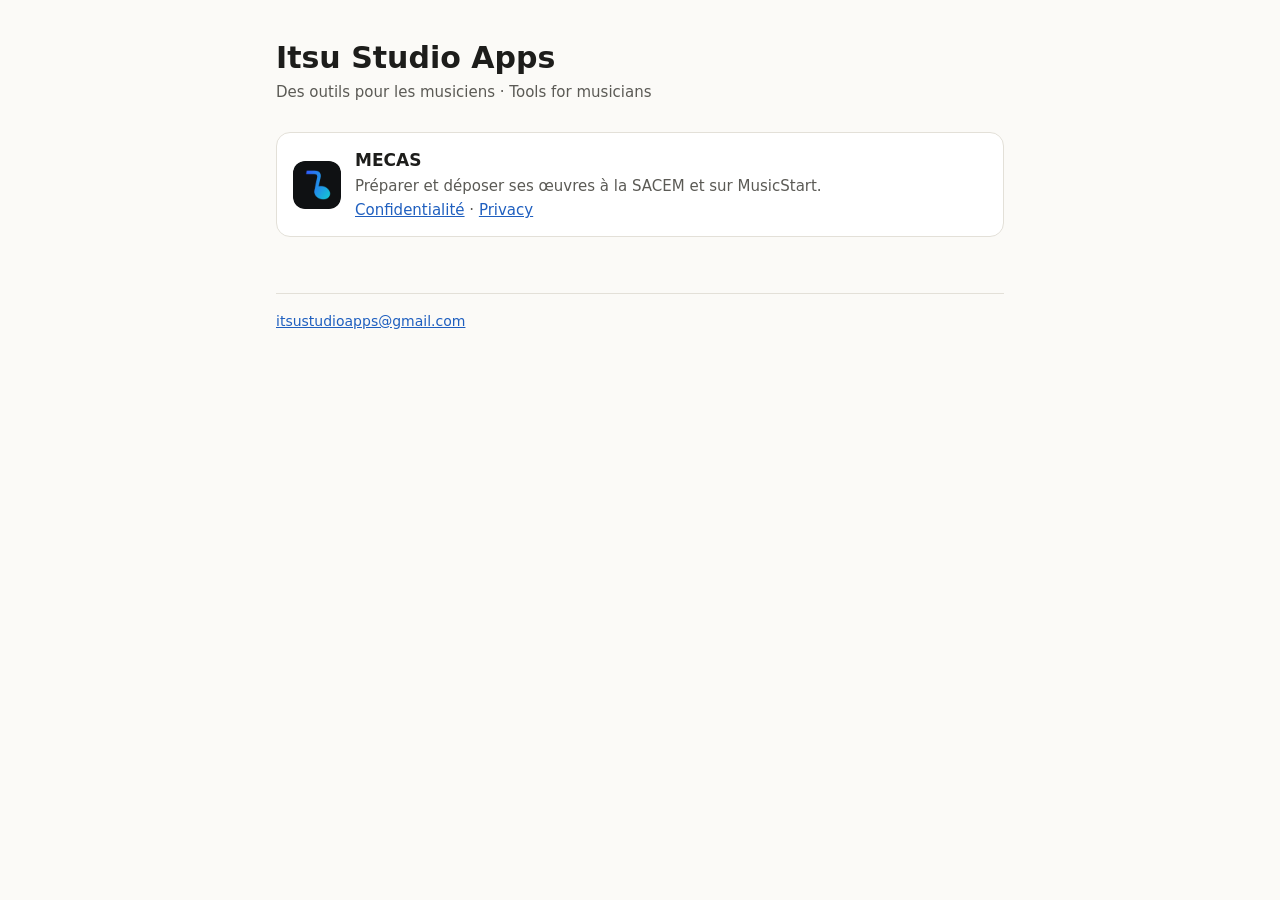
<file: index.html>
<!doctype html>
<html lang="fr">
<head>
<meta charset="utf-8">
<meta name="viewport" content="width=device-width, initial-scale=1">
<title>Itsu Studio Apps</title>
<link rel="stylesheet" href="assets/page.css">
</head>
<body>
<main>
<h1>Itsu Studio Apps</h1>
<p class="meta">Des outils pour les musiciens · Tools for musicians</p>
<ul class="apps">
  <li>
    <img src="mecas/icon.png" alt="">
    <div>
      <div class="t">MECAS</div>
      <div class="d">Préparer et déposer ses œuvres à la SACEM et sur MusicStart.</div>
      <div class="d"><a href="mecas/confidentialite.html">Confidentialité</a> · <a href="mecas/privacy.html">Privacy</a></div>
    </div>
  </li>
</ul>
<footer><a href="mailto:itsustudioapps@gmail.com">itsustudioapps@gmail.com</a></footer>
</main>
</body>
</html>
</file>
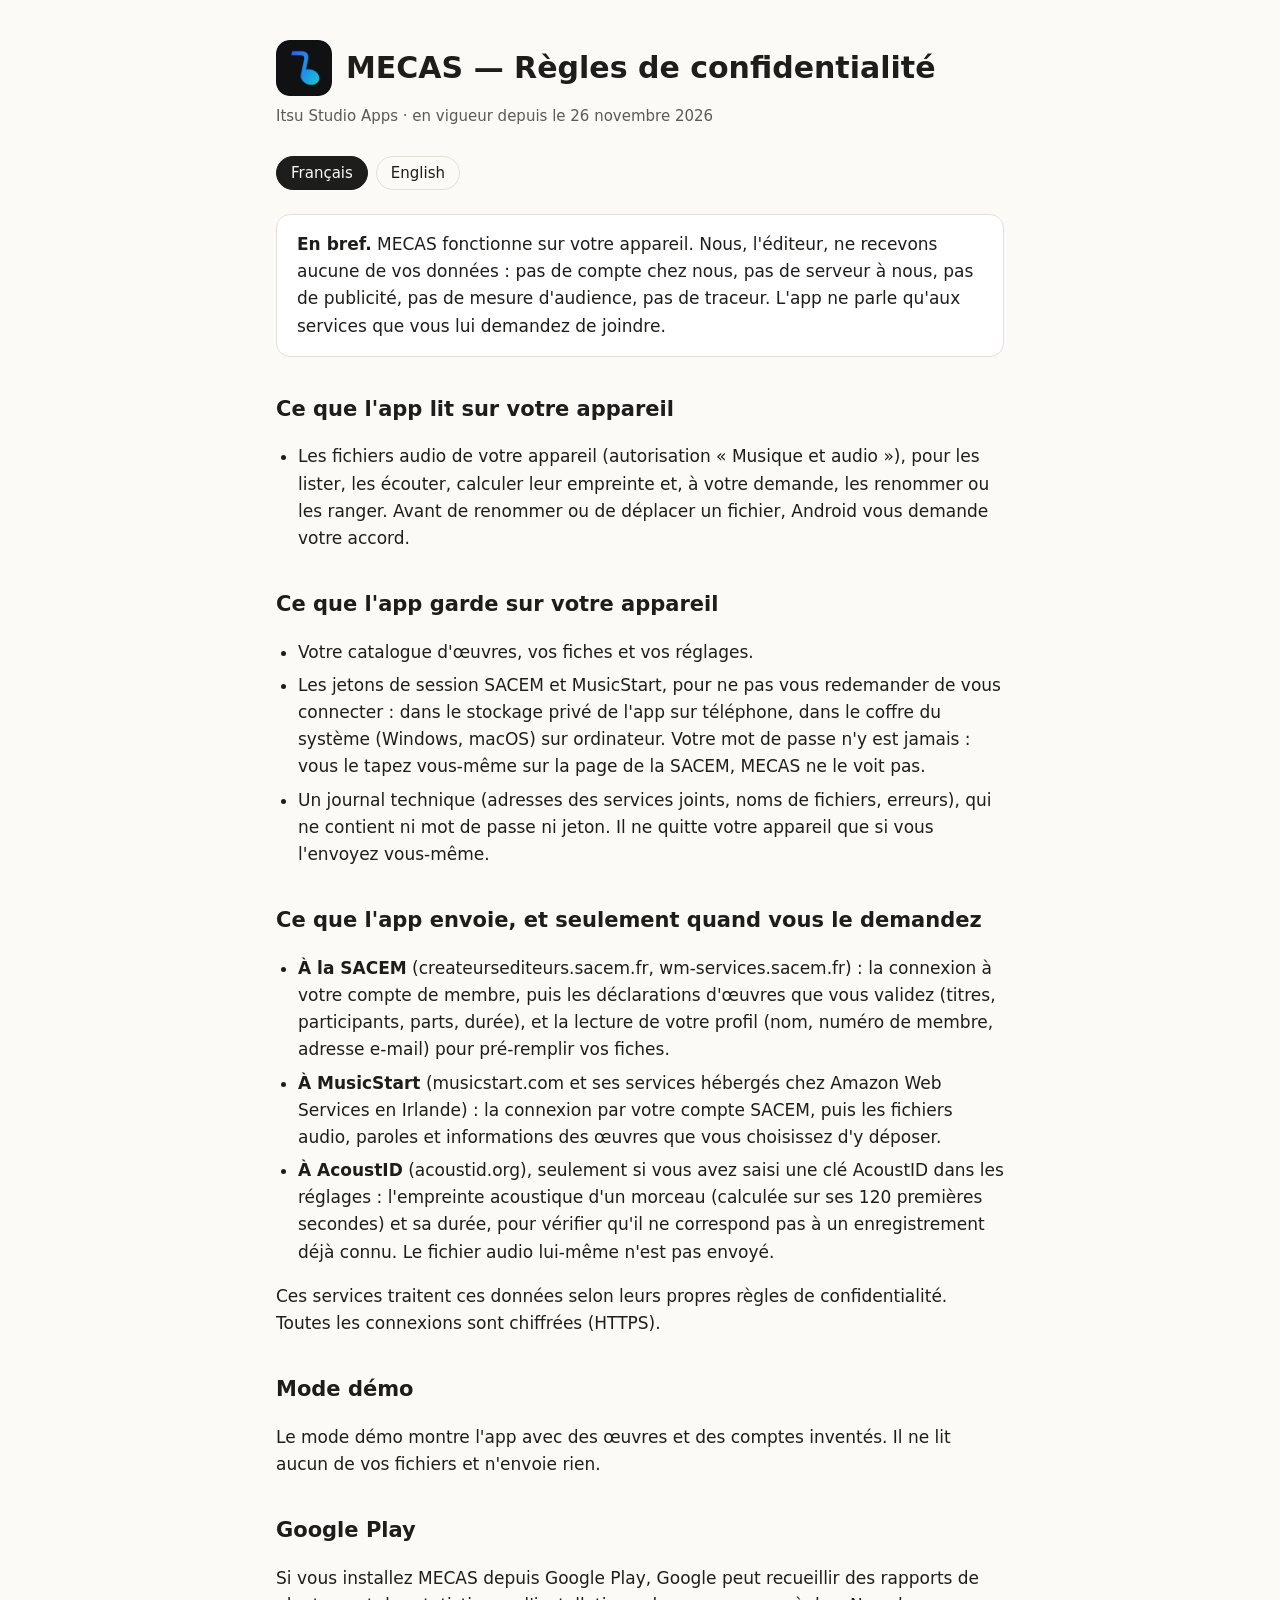
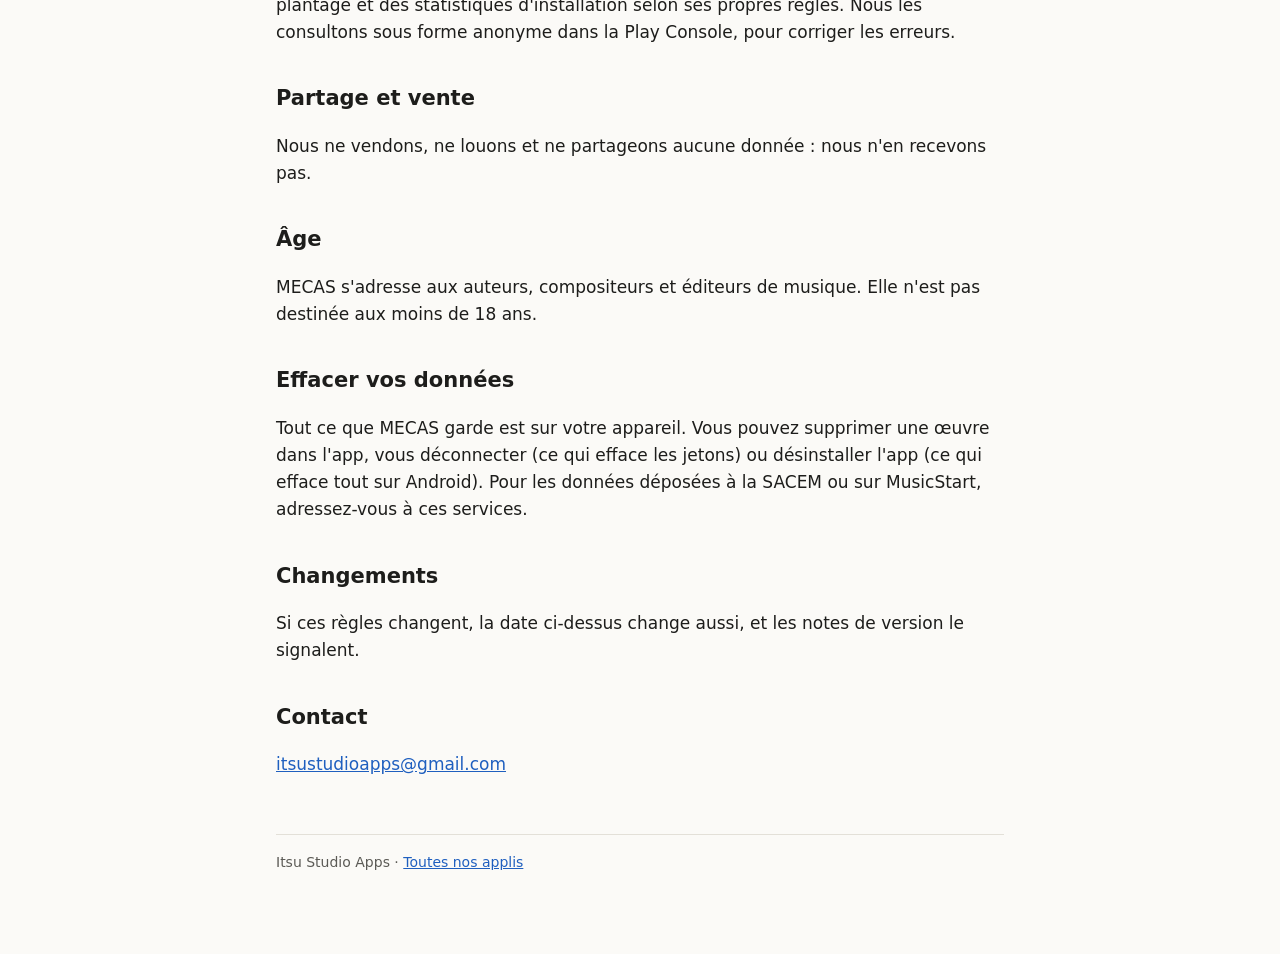
<file: mecas/confidentialite.html>
<!doctype html>
<html lang="fr">
<head>
<meta charset="utf-8">
<meta name="viewport" content="width=device-width, initial-scale=1">
<title>MECAS — Règles de confidentialité</title>
<link rel="stylesheet" href="../assets/page.css">
<link rel="icon" href="icon.png">
</head>
<body>
<main>
<header class="top">
  <img src="icon.png" alt="">
  <h1>MECAS — Règles de confidentialité</h1>
</header>
<p class="meta">Itsu Studio Apps · en vigueur depuis le 26 novembre 2026</p>
<nav class="lang"><a href="confidentialite.html" aria-current="true">Français</a><a href="privacy.html">English</a></nav>

<div class="short"><p><strong>En bref.</strong> MECAS fonctionne sur votre appareil. Nous, l'éditeur, ne recevons
aucune de vos données : pas de compte chez nous, pas de serveur à nous, pas de publicité, pas de mesure
d'audience, pas de traceur. L'app ne parle qu'aux services que vous lui demandez de joindre.</p></div>

<h2>Ce que l'app lit sur votre appareil</h2>
<ul>
  <li>Les fichiers audio de votre appareil (autorisation « Musique et audio »), pour les lister, les écouter,
    calculer leur empreinte et, à votre demande, les renommer ou les ranger. Avant de renommer ou de
    déplacer un fichier, Android vous demande votre accord.</li>
</ul>

<h2>Ce que l'app garde sur votre appareil</h2>
<ul>
  <li>Votre catalogue d'œuvres, vos fiches et vos réglages.</li>
  <li>Les jetons de session SACEM et MusicStart, pour ne pas vous redemander de vous connecter : dans le
    stockage privé de l'app sur téléphone, dans le coffre du système (Windows, macOS) sur ordinateur.
    Votre mot de passe n'y est jamais : vous le tapez vous-même sur la page de la SACEM, MECAS ne le voit pas.</li>
  <li>Un journal technique (adresses des services joints, noms de fichiers, erreurs), qui ne contient ni mot
    de passe ni jeton. Il ne quitte votre appareil que si vous l'envoyez vous-même.</li>
</ul>

<h2>Ce que l'app envoie, et seulement quand vous le demandez</h2>
<ul>
  <li><strong>À la SACEM</strong> (createursediteurs.sacem.fr, wm-services.sacem.fr) : la connexion à votre
    compte de membre, puis les déclarations d'œuvres que vous validez (titres, participants, parts, durée),
    et la lecture de votre profil (nom, numéro de membre, adresse e-mail) pour pré-remplir vos fiches.</li>
  <li><strong>À MusicStart</strong> (musicstart.com et ses services hébergés chez Amazon Web Services en
    Irlande) : la connexion par votre compte SACEM, puis les fichiers audio, paroles et informations des
    œuvres que vous choisissez d'y déposer.</li>
  <li><strong>À AcoustID</strong> (acoustid.org), seulement si vous avez saisi une clé AcoustID dans les
    réglages : l'empreinte acoustique d'un morceau (calculée sur ses 120 premières secondes) et sa durée,
    pour vérifier qu'il ne correspond pas à un enregistrement déjà connu. Le fichier audio lui-même n'est
    pas envoyé.</li>
</ul>
<p>Ces services traitent ces données selon leurs propres règles de confidentialité. Toutes les connexions
sont chiffrées (HTTPS).</p>

<h2>Mode démo</h2>
<p>Le mode démo montre l'app avec des œuvres et des comptes inventés. Il ne lit aucun de vos fichiers et
n'envoie rien.</p>

<h2>Google Play</h2>
<p>Si vous installez MECAS depuis Google Play, Google peut recueillir des rapports de plantage et des
statistiques d'installation selon ses propres règles. Nous les consultons sous forme anonyme dans la Play
Console, pour corriger les erreurs.</p>

<h2>Partage et vente</h2>
<p>Nous ne vendons, ne louons et ne partageons aucune donnée : nous n'en recevons pas.</p>

<h2>Âge</h2>
<p>MECAS s'adresse aux auteurs, compositeurs et éditeurs de musique. Elle n'est pas destinée aux moins de
18 ans.</p>

<h2>Effacer vos données</h2>
<p>Tout ce que MECAS garde est sur votre appareil. Vous pouvez supprimer une œuvre dans l'app, vous
déconnecter (ce qui efface les jetons) ou désinstaller l'app (ce qui efface tout sur Android). Pour les
données déposées à la SACEM ou sur MusicStart, adressez-vous à ces services.</p>

<h2>Changements</h2>
<p>Si ces règles changent, la date ci-dessus change aussi, et les notes de version le signalent.</p>

<h2>Contact</h2>
<p><a href="mailto:itsustudioapps@gmail.com">itsustudioapps@gmail.com</a></p>

<footer>Itsu Studio Apps · <a href="../">Toutes nos applis</a></footer>
</main>
</body>
</html>
</file>
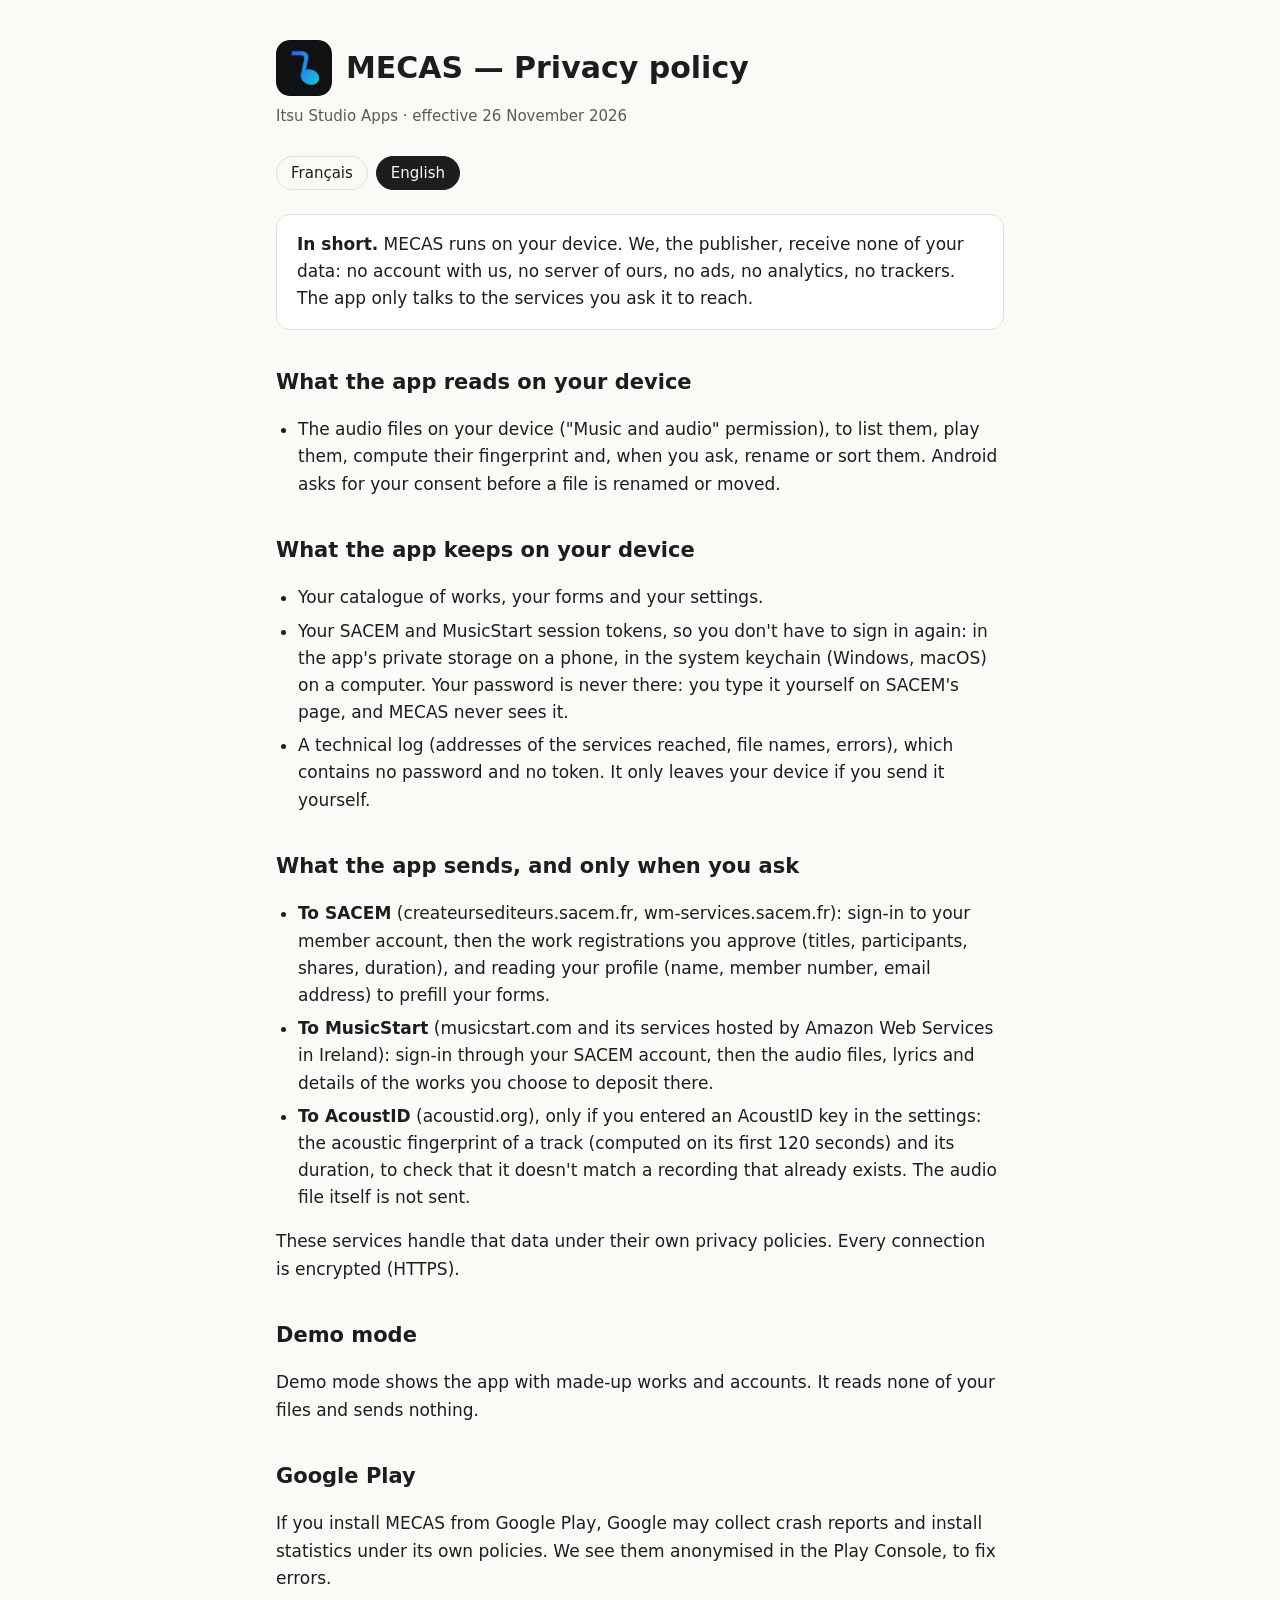
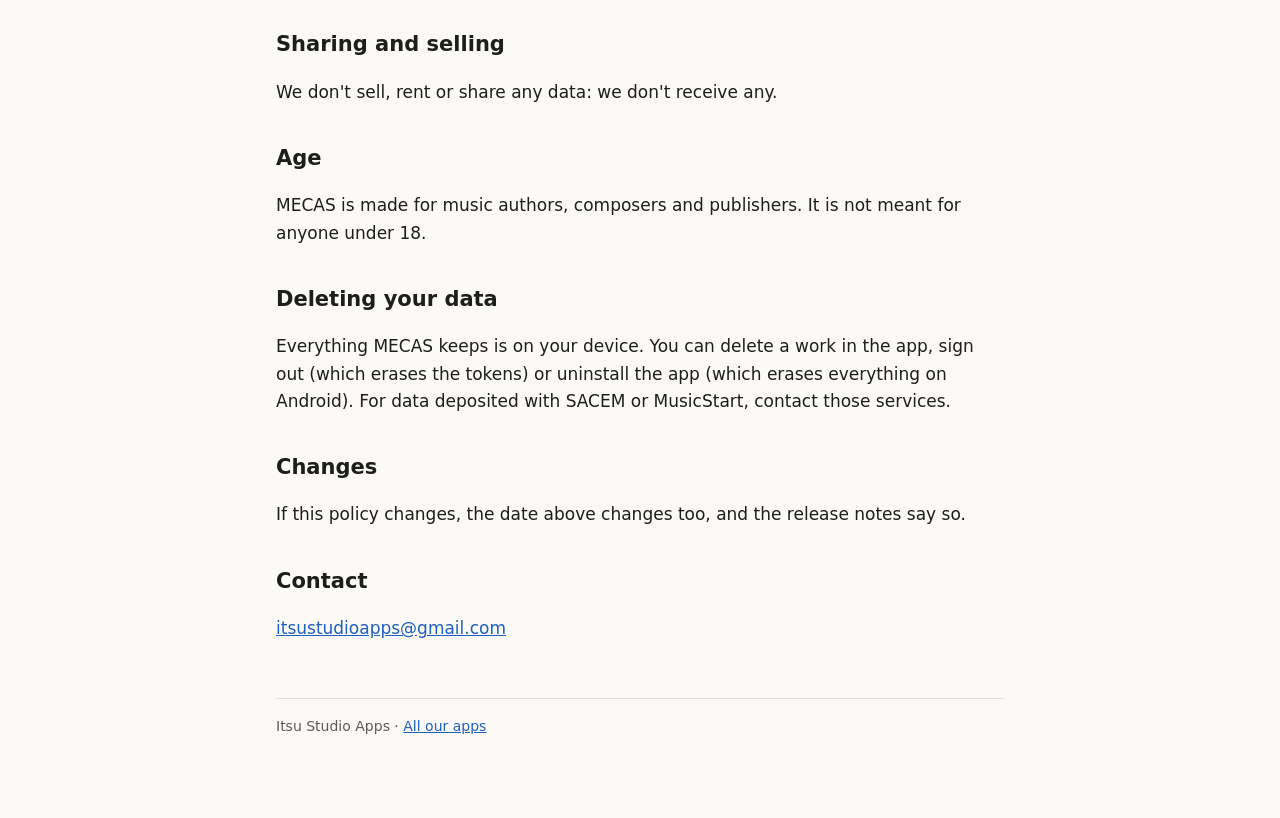
<file: mecas/privacy.html>
<!doctype html>
<html lang="en">
<head>
<meta charset="utf-8">
<meta name="viewport" content="width=device-width, initial-scale=1">
<title>MECAS — Privacy policy</title>
<link rel="stylesheet" href="../assets/page.css">
<link rel="icon" href="icon.png">
</head>
<body>
<main>
<header class="top">
  <img src="icon.png" alt="">
  <h1>MECAS — Privacy policy</h1>
</header>
<p class="meta">Itsu Studio Apps · effective 26 November 2026</p>
<nav class="lang"><a href="confidentialite.html">Français</a><a href="privacy.html" aria-current="true">English</a></nav>

<div class="short"><p><strong>In short.</strong> MECAS runs on your device. We, the publisher, receive none of
your data: no account with us, no server of ours, no ads, no analytics, no trackers. The app only talks to
the services you ask it to reach.</p></div>

<h2>What the app reads on your device</h2>
<ul>
  <li>The audio files on your device ("Music and audio" permission), to list them, play them, compute their
    fingerprint and, when you ask, rename or sort them. Android asks for your consent before a file is
    renamed or moved.</li>
</ul>

<h2>What the app keeps on your device</h2>
<ul>
  <li>Your catalogue of works, your forms and your settings.</li>
  <li>Your SACEM and MusicStart session tokens, so you don't have to sign in again: in the app's private
    storage on a phone, in the system keychain (Windows, macOS) on a computer. Your password is never there:
    you type it yourself on SACEM's page, and MECAS never sees it.</li>
  <li>A technical log (addresses of the services reached, file names, errors), which contains no password
    and no token. It only leaves your device if you send it yourself.</li>
</ul>

<h2>What the app sends, and only when you ask</h2>
<ul>
  <li><strong>To SACEM</strong> (createursediteurs.sacem.fr, wm-services.sacem.fr): sign-in to your member
    account, then the work registrations you approve (titles, participants, shares, duration), and reading
    your profile (name, member number, email address) to prefill your forms.</li>
  <li><strong>To MusicStart</strong> (musicstart.com and its services hosted by Amazon Web Services in
    Ireland): sign-in through your SACEM account, then the audio files, lyrics and details of the works you
    choose to deposit there.</li>
  <li><strong>To AcoustID</strong> (acoustid.org), only if you entered an AcoustID key in the settings: the
    acoustic fingerprint of a track (computed on its first 120 seconds) and its duration, to check that it
    doesn't match a recording that already exists. The audio file itself is not sent.</li>
</ul>
<p>These services handle that data under their own privacy policies. Every connection is encrypted (HTTPS).</p>

<h2>Demo mode</h2>
<p>Demo mode shows the app with made-up works and accounts. It reads none of your files and sends nothing.</p>

<h2>Google Play</h2>
<p>If you install MECAS from Google Play, Google may collect crash reports and install statistics under its
own policies. We see them anonymised in the Play Console, to fix errors.</p>

<h2>Sharing and selling</h2>
<p>We don't sell, rent or share any data: we don't receive any.</p>

<h2>Age</h2>
<p>MECAS is made for music authors, composers and publishers. It is not meant for anyone under 18.</p>

<h2>Deleting your data</h2>
<p>Everything MECAS keeps is on your device. You can delete a work in the app, sign out (which erases the
tokens) or uninstall the app (which erases everything on Android). For data deposited with SACEM or
MusicStart, contact those services.</p>

<h2>Changes</h2>
<p>If this policy changes, the date above changes too, and the release notes say so.</p>

<h2>Contact</h2>
<p><a href="mailto:itsustudioapps@gmail.com">itsustudioapps@gmail.com</a></p>

<footer>Itsu Studio Apps · <a href="../">All our apps</a></footer>
</main>
</body>
</html>
</file>
<file: assets/page.css>
:root {
  --bg: #fbfaf7;
  --ink: #1d1d1b;
  --soft: #5b5a55;
  --line: #e3e0d8;
  --accent: #1f5fbf;
  --card: #ffffff;
}
@media (prefers-color-scheme: dark) {
  :root {
    --bg: #141413;
    --ink: #eceae4;
    --soft: #a9a7a0;
    --line: #2e2d2a;
    --accent: #7aa7ee;
    --card: #1c1c1a;
  }
}
* { box-sizing: border-box; }
html { -webkit-text-size-adjust: 100%; }
body {
  margin: 0;
  background: var(--bg);
  color: var(--ink);
  font: 17px/1.6 system-ui, -apple-system, "Segoe UI", Roboto, sans-serif;
}
main { max-width: 760px; margin: 0 auto; padding: 40px 16px 80px; }
header.top { display: flex; align-items: center; gap: 14px; margin-bottom: 8px; }
header.top img { width: 56px; height: 56px; border-radius: 14px; }
h1 { font-size: 30px; line-height: 1.2; margin: 0; }
h2 { font-size: 21px; margin: 36px 0 8px; }
p, li { color: var(--ink); }
.meta { color: var(--soft); font-size: 15px; margin: 4px 0 28px; }
.lang { display: flex; gap: 8px; margin: 0 0 24px; }
.lang a {
  border: 1px solid var(--line); border-radius: 999px; padding: 4px 14px;
  color: var(--ink); text-decoration: none; font-size: 15px;
}
.lang a[aria-current="true"] { background: var(--ink); color: var(--bg); border-color: var(--ink); }
.short {
  background: var(--card); border: 1px solid var(--line); border-radius: 14px;
  padding: 16px 20px; margin: 0 0 8px;
}
.short p { margin: 0; }
ul { padding-left: 22px; }
li { margin: 6px 0; }
a { color: var(--accent); }
code { font-size: 15px; }
footer { margin-top: 56px; color: var(--soft); font-size: 14px; border-top: 1px solid var(--line); padding-top: 16px; }
.apps { list-style: none; padding: 0; }
.apps li {
  display: flex; gap: 14px; align-items: center; background: var(--card);
  border: 1px solid var(--line); border-radius: 14px; padding: 14px 16px;
}
.apps img { width: 48px; height: 48px; border-radius: 12px; flex: none; }
.apps .t { font-weight: 600; }
.apps .d { color: var(--soft); font-size: 15px; }
</file>
